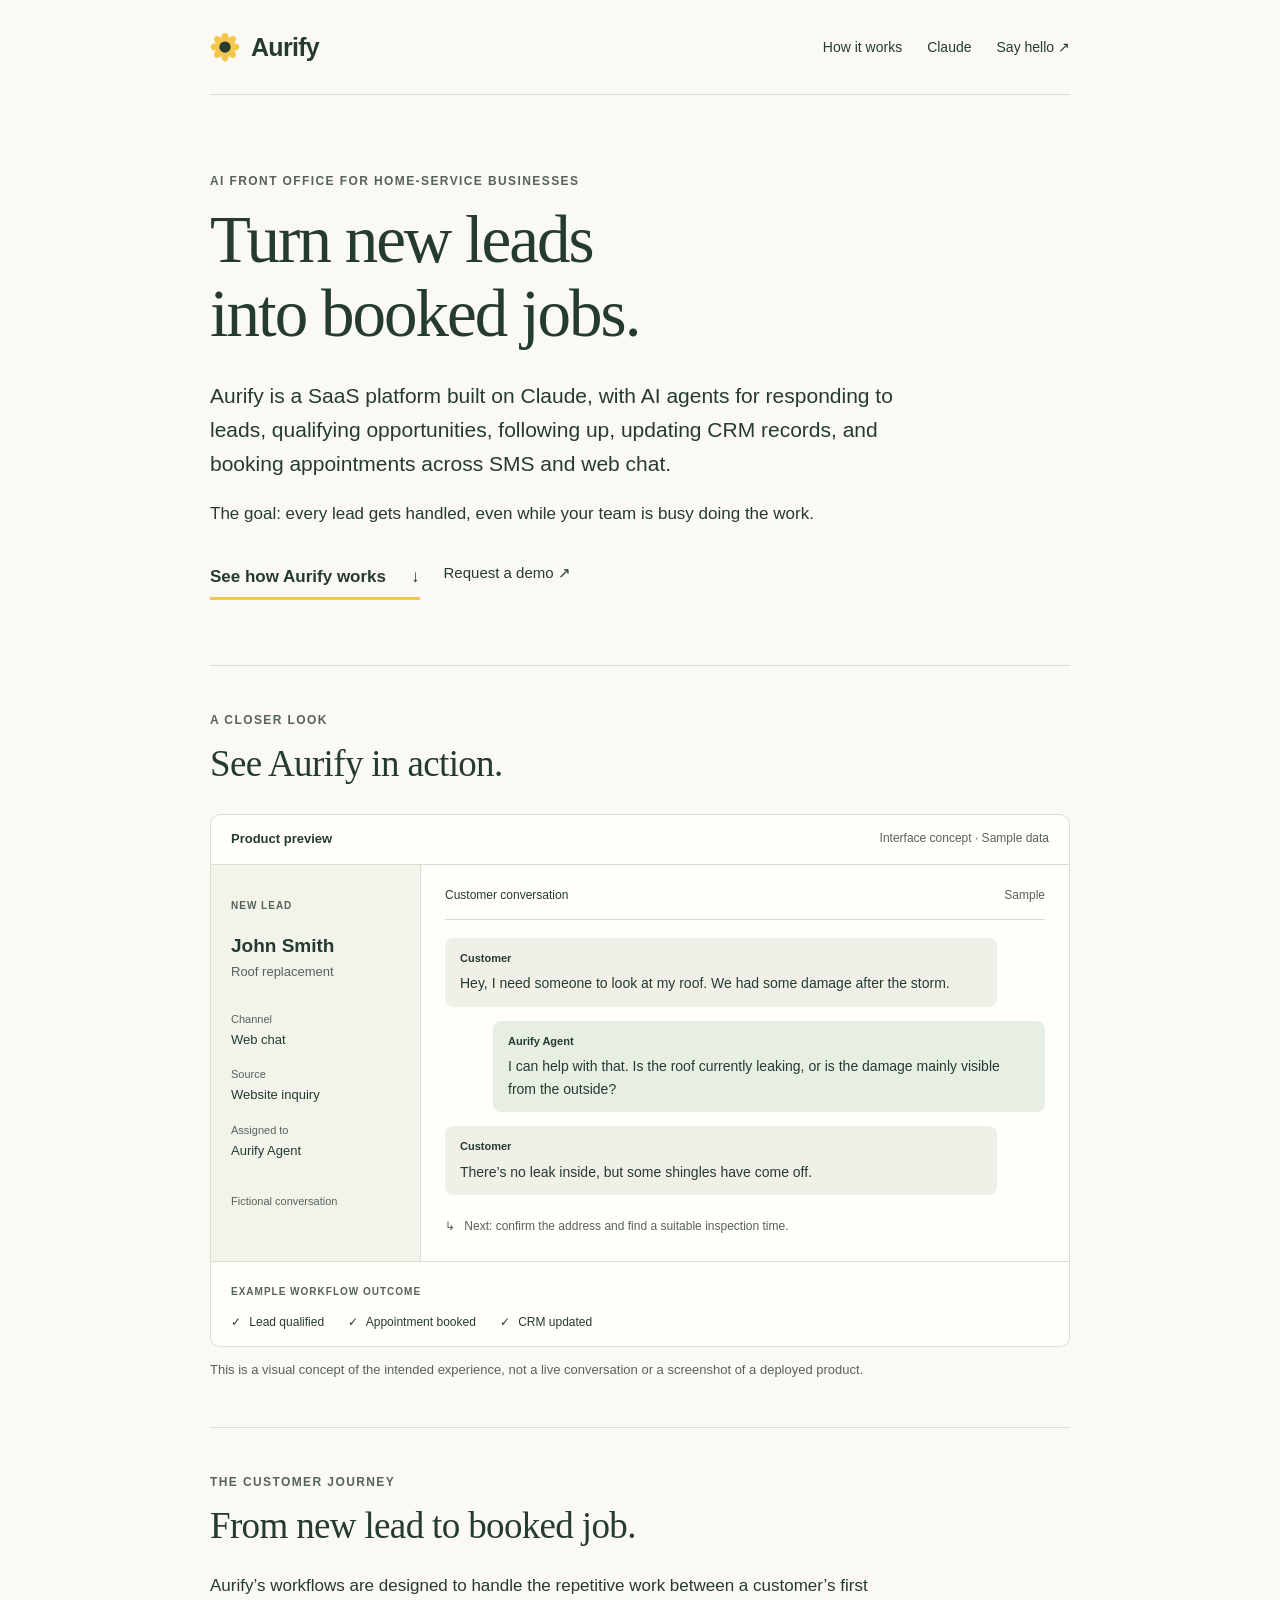
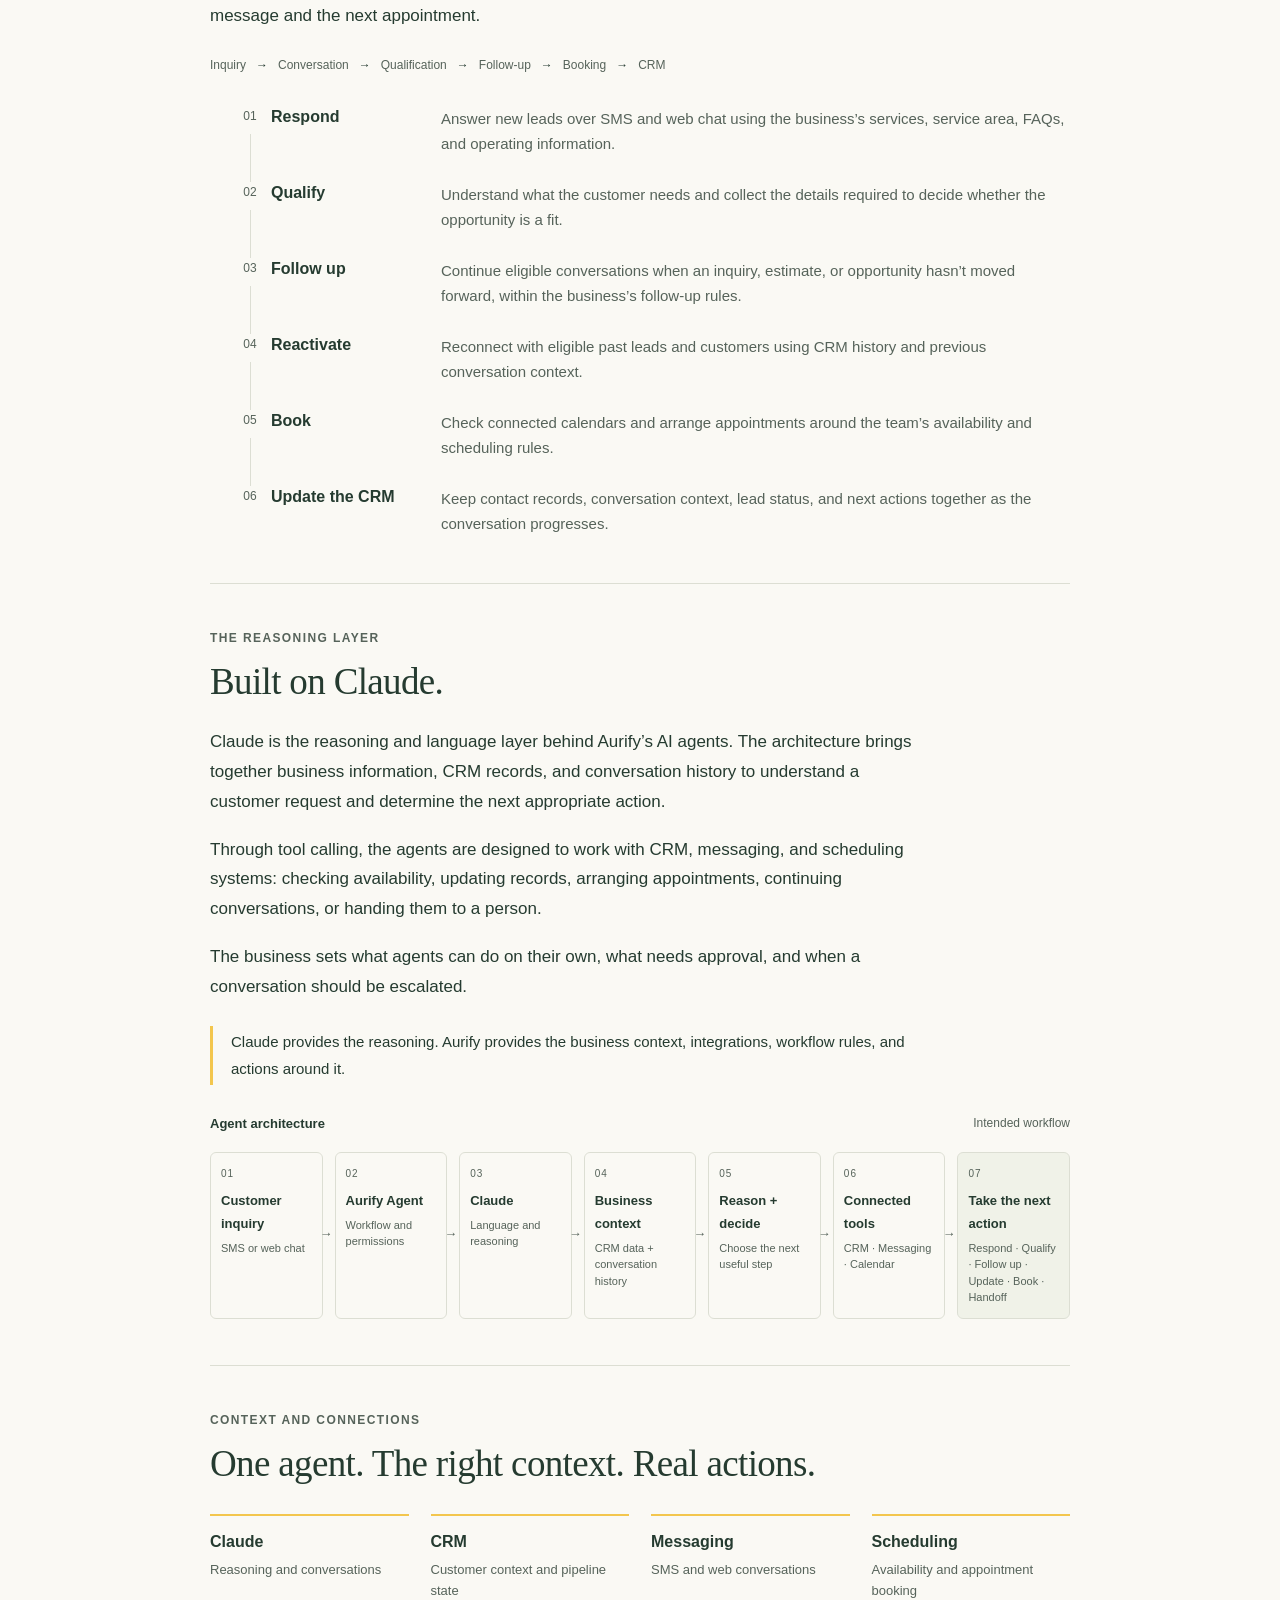
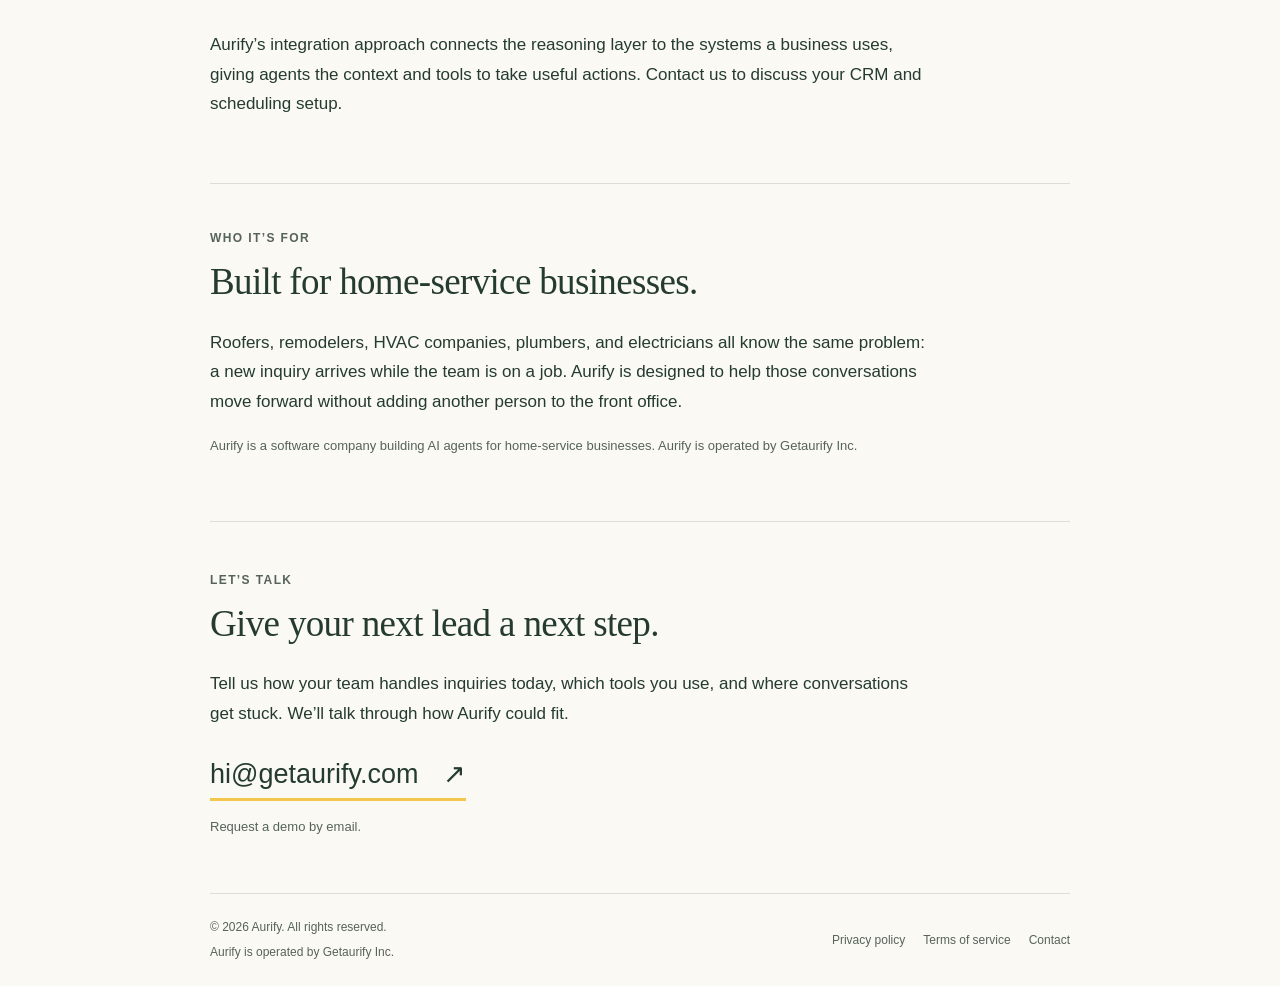
<file: index.html>
<!doctype html>
<html lang="en">
<head>
  <meta charset="utf-8">
  <meta name="viewport" content="width=device-width, initial-scale=1">
  <meta name="theme-color" content="#faf9f4">
  <title>Aurify — AI Front Office for Home-Service Businesses</title>
  <meta name="description" content="Aurify is an AI front office built on Claude for home-service businesses. AI agents for lead responses, qualification, follow-ups, CRM updates, and appointment booking.">
  <link rel="canonical" href="https://getaurify.com/">
  <meta property="og:type" content="website">
  <meta property="og:title" content="Aurify — AI Front Office for Home-Service Businesses">
  <meta property="og:description" content="Turn new leads into booked jobs. A SaaS platform built on Claude, customer context, and connected CRM, messaging, and scheduling tools.">
  <meta property="og:url" content="https://getaurify.com/">
  <meta property="og:site_name" content="Aurify">
  <meta property="og:image" content="https://getaurify.com/social-card.png">
  <meta property="og:image:width" content="1200">
  <meta property="og:image:height" content="630">
  <meta property="og:image:alt" content="Aurify — AI front office for home-service businesses. Turn new leads into booked jobs.">
  <meta name="twitter:card" content="summary_large_image">
  <meta name="twitter:title" content="Aurify — AI Front Office for Home-Service Businesses">
  <meta name="twitter:description" content="AI agents designed for lead responses, qualification, follow-ups, CRM updates, and booking.">
  <meta name="twitter:image" content="https://getaurify.com/social-card.png">
  <meta name="twitter:image:alt" content="Aurify — AI front office for home-service businesses.">
  <link rel="icon" href="./sunflower.svg" type="image/svg+xml">
  <link rel="stylesheet" href="./style.css">
  <script type="application/ld+json">
  {"@context":"https://schema.org","@graph":[{"@type":"Organization","@id":"https://getaurify.com/#organization","name":"Aurify","legalName":"Getaurify Inc.","url":"https://getaurify.com/","email":"hi@getaurify.com","logo":"https://getaurify.com/sunflower.svg","description":"A software company building AI agents for home-service businesses."},{"@type":"SoftwareApplication","@id":"https://getaurify.com/#software","name":"Aurify","applicationCategory":"BusinessApplication","operatingSystem":"Web","url":"https://getaurify.com/","description":"An AI front office built on Claude for home-service businesses, with lead qualification, follow-up, CRM, messaging, and scheduling workflows.","publisher":{"@id":"https://getaurify.com/#organization"}}]}
  </script>
</head>
<body>
<a class="skip-link" href="#main">Skip to content</a>
<div class="page">
  <header>
    <a class="brand" href="./" aria-label="Aurify home"><img src="./sunflower.svg" width="30" height="30" alt="">Aurify</a>
    <nav aria-label="Main navigation"><a href="#workflow">How it works</a><a href="#claude">Claude</a><a href="#contact">Say hello <span aria-hidden="true">↗</span></a></nav>
  </header>
  <main id="main">
    <section class="intro" aria-labelledby="intro-title">
      <p class="eyebrow">AI front office for home-service businesses</p>
      <h1 id="intro-title">Turn new leads<br>into booked jobs.</h1>
      <p class="lead">Aurify is a SaaS platform built on Claude, with AI agents for responding to leads, qualifying opportunities, following up, updating CRM records, and booking appointments across SMS and web chat.</p>
      <p>The goal: every lead gets handled, even while your team is busy doing the work.</p>
      <div class="hero-actions"><a class="contact-link" href="#preview">See how Aurify works <span aria-hidden="true">↓</span></a><a class="secondary-link" href="mailto:hi@getaurify.com?subject=Aurify%20demo%20request">Request a demo <span aria-hidden="true">↗</span></a></div>
    </section>

    <section class="section" id="preview" aria-labelledby="preview-title">
      <p class="eyebrow">A closer look</p><h2 id="preview-title">See Aurify in action.</h2>
      <figure class="product-preview">
        <figcaption><strong>Product preview</strong><span>Interface concept · Sample data</span></figcaption>
        <div class="preview-workspace">
          <aside class="lead-panel" aria-label="Sample lead details"><span class="micro">NEW LEAD</span><h3>John Smith</h3><p>Roof replacement</p><dl class="lead-details"><div><dt>Channel</dt><dd>Web chat</dd></div><div><dt>Source</dt><dd>Website inquiry</dd></div><div><dt>Assigned to</dt><dd>Aurify Agent</dd></div></dl><p class="sample-note">Fictional conversation</p></aside>
          <div class="conversation"><p class="conversation-title">Customer conversation <span>Sample</span></p><div class="message customer"><strong>Customer</strong><p>Hey, I need someone to look at my roof. We had some damage after the storm.</p></div><div class="message agent"><strong>Aurify Agent</strong><p>I can help with that. Is the roof currently leaking, or is the damage mainly visible from the outside?</p></div><div class="message customer"><strong>Customer</strong><p>There’s no leak inside, but some shingles have come off.</p></div><p class="next-step"><span aria-hidden="true">↳</span> Next: confirm the address and find a suitable inspection time.</p></div>
        </div>
        <div class="activity"><span class="micro">EXAMPLE WORKFLOW OUTCOME</span><ul><li><span aria-hidden="true">✓</span> Lead qualified</li><li><span aria-hidden="true">✓</span> Appointment booked</li><li><span aria-hidden="true">✓</span> CRM updated</li></ul></div>
      </figure>
      <p class="small preview-disclosure">This is a visual concept of the intended experience, not a live conversation or a screenshot of a deployed product.</p>
    </section>

    <section class="section" id="workflow" aria-labelledby="workflow-title">
      <p class="eyebrow">The customer journey</p><h2 id="workflow-title">From new lead to booked job.</h2>
      <p>Aurify’s workflows are designed to handle the repetitive work between a customer’s first message and the next appointment.</p>
      <p class="journey-line">Inquiry <span aria-hidden="true">→</span> Conversation <span aria-hidden="true">→</span> Qualification <span aria-hidden="true">→</span> Follow-up <span aria-hidden="true">→</span> Booking <span aria-hidden="true">→</span> CRM</p>
      <ol class="workflow-steps">
        <li><h3>Respond</h3><p>Answer new leads over SMS and web chat using the business’s services, service area, FAQs, and operating information.</p></li>
        <li><h3>Qualify</h3><p>Understand what the customer needs and collect the details required to decide whether the opportunity is a fit.</p></li>
        <li><h3>Follow up</h3><p>Continue eligible conversations when an inquiry, estimate, or opportunity hasn’t moved forward, within the business’s follow-up rules.</p></li>
        <li><h3>Reactivate</h3><p>Reconnect with eligible past leads and customers using CRM history and previous conversation context.</p></li>
        <li><h3>Book</h3><p>Check connected calendars and arrange appointments around the team’s availability and scheduling rules.</p></li>
        <li><h3>Update the CRM</h3><p>Keep contact records, conversation context, lead status, and next actions together as the conversation progresses.</p></li>
      </ol>
    </section>

    <section class="section" id="claude" aria-labelledby="claude-title">
      <p class="eyebrow">The reasoning layer</p><h2 id="claude-title">Built on Claude.</h2>
      <p>Claude is the reasoning and language layer behind Aurify’s AI agents. The architecture brings together business information, CRM records, and conversation history to understand a customer request and determine the next appropriate action.</p>
      <p>Through tool calling, the agents are designed to work with CRM, messaging, and scheduling systems: checking availability, updating records, arranging appointments, continuing conversations, or handing them to a person.</p>
      <p>The business sets what agents can do on their own, what needs approval, and when a conversation should be escalated.</p>
      <p class="architecture-statement">Claude provides the reasoning. Aurify provides the business context, integrations, workflow rules, and actions around it.</p>
      <figure class="architecture-figure" aria-labelledby="architecture-caption"><figcaption id="architecture-caption">Agent architecture <span>Intended workflow</span></figcaption><ol class="architecture-flow"><li><span>01</span><strong>Customer inquiry</strong><small>SMS or web chat</small></li><li><span>02</span><strong>Aurify Agent</strong><small>Workflow and permissions</small></li><li><span>03</span><strong>Claude</strong><small>Language and reasoning</small></li><li><span>04</span><strong>Business context</strong><small>CRM data + conversation history</small></li><li><span>05</span><strong>Reason + decide</strong><small>Choose the next useful step</small></li><li><span>06</span><strong>Connected tools</strong><small>CRM · Messaging · Calendar</small></li><li><span>07</span><strong>Take the next action</strong><small>Respond · Qualify · Follow up · Update · Book · Handoff</small></li></ol></figure>
    </section>

    <section class="section" id="connections" aria-labelledby="connections-title">
      <p class="eyebrow">Context and connections</p><h2 id="connections-title">One agent. The right context. Real actions.</h2>
      <div class="connections"><div><h3>Claude</h3><p>Reasoning and conversations</p></div><div><h3>CRM</h3><p>Customer context and pipeline state</p></div><div><h3>Messaging</h3><p>SMS and web conversations</p></div><div><h3>Scheduling</h3><p>Availability and appointment booking</p></div></div>
      <p>Aurify’s integration approach connects the reasoning layer to the systems a business uses, giving agents the context and tools to take useful actions. Contact us to discuss your CRM and scheduling setup.</p>
    </section>

    <section class="section" id="businesses" aria-labelledby="businesses-title">
      <p class="eyebrow">Who it’s for</p><h2 id="businesses-title">Built for home-service businesses.</h2>
      <p>Roofers, remodelers, HVAC companies, plumbers, and electricians all know the same problem: a new inquiry arrives while the team is on a job. Aurify is designed to help those conversations move forward without adding another person to the front office.</p>
      <p class="small">Aurify is a software company building AI agents for home-service businesses. Aurify is operated by Getaurify Inc.</p>
    </section>

    <section class="section contact" id="contact" aria-labelledby="contact-title">
      <p class="eyebrow">Let’s talk</p><h2 id="contact-title">Give your next lead a next step.</h2>
      <p>Tell us how your team handles inquiries today, which tools you use, and where conversations get stuck. We’ll talk through how Aurify could fit.</p>
      <a class="email" href="mailto:hi@getaurify.com?subject=Aurify%20demo%20request">hi@getaurify.com <span aria-hidden="true">↗</span></a><p class="small">Request a demo by email.</p>
    </section>
  </main>
  <footer><div class="company"><p>© 2026 Aurify. All rights reserved.</p><p>Aurify is operated by Getaurify Inc.</p></div><nav aria-label="Footer"><a href="./privacy.html">Privacy policy</a><a href="./terms.html">Terms of service</a><a href="#contact">Contact</a></nav></footer>
</div>
</body>
</html>
</file>
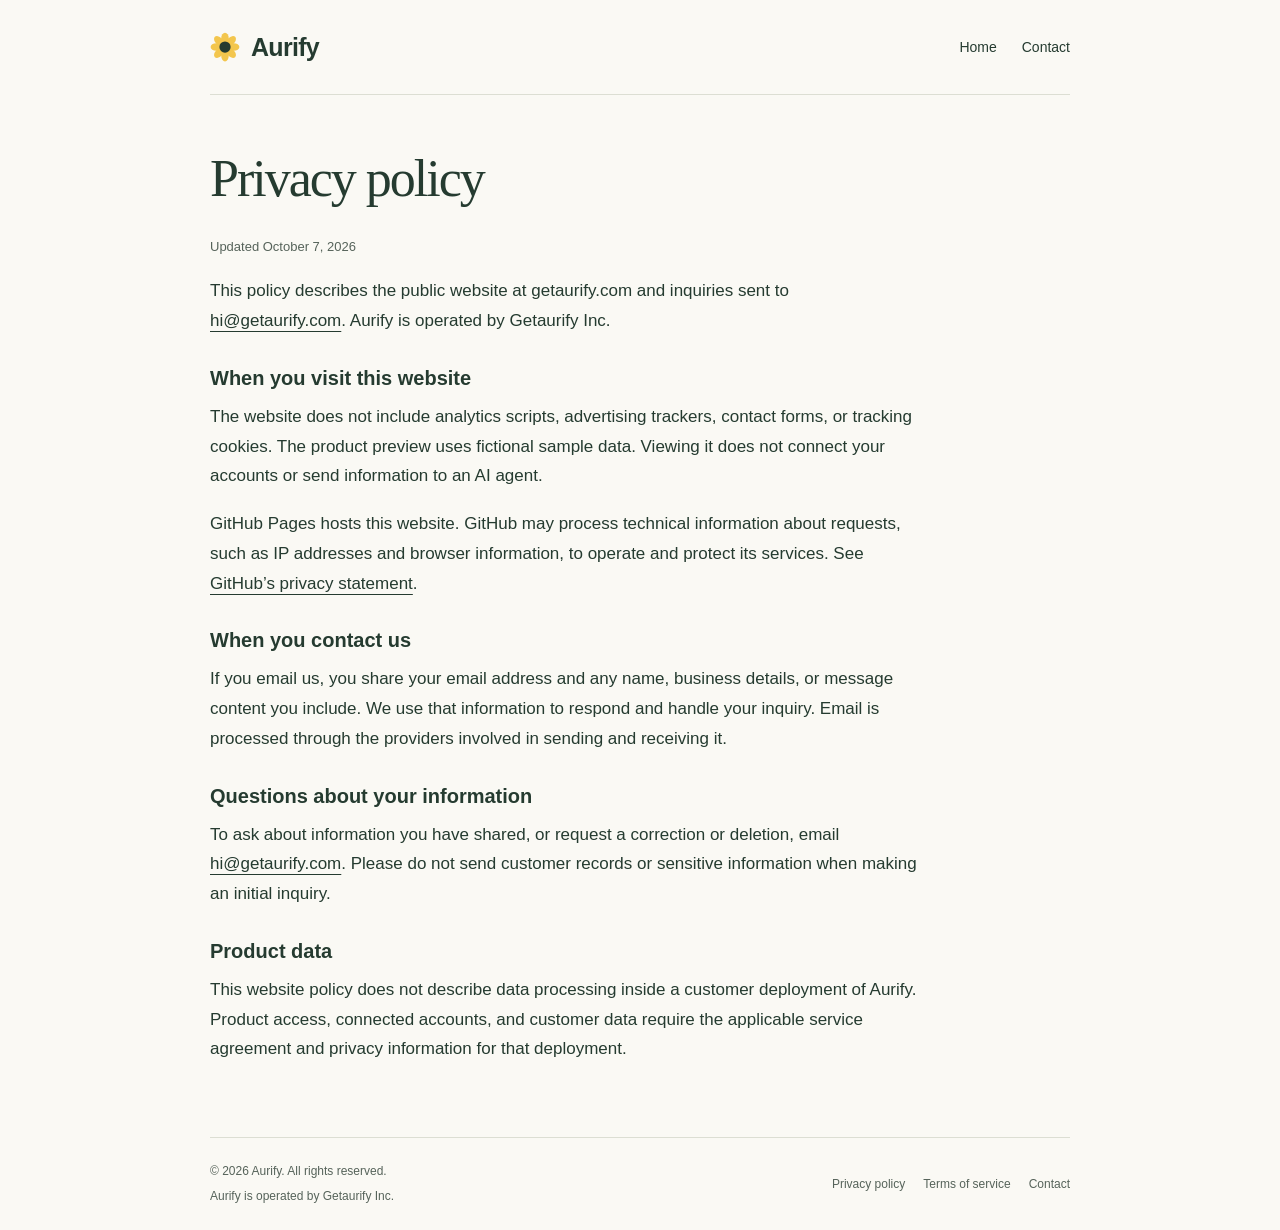
<file: privacy.html>
<!doctype html><html lang="en"><head><meta charset="utf-8"><meta name="viewport" content="width=device-width,initial-scale=1"><meta name="theme-color" content="#faf9f4"><title>Privacy policy — Aurify</title><meta name="description" content="How Getaurify Inc. handles this website and email inquiries."><link rel="canonical" href="https://getaurify.com/privacy.html"><link rel="stylesheet" href="./style.css"><link rel="icon" href="./sunflower.svg" type="image/svg+xml"></head><body><a class="skip-link" href="#main">Skip to content</a><div class="page"><header><a class="brand" href="./" aria-label="Aurify home"><img src="./sunflower.svg" width="30" height="30" alt="">Aurify</a><nav aria-label="Main navigation"><a href="./">Home</a><a href="mailto:hi@getaurify.com">Contact</a></nav></header><main id="main" class="legal-page"><h1>Privacy policy</h1><p class="small">Updated October 7, 2026</p><p>This policy describes the public website at getaurify.com and inquiries sent to <a href="mailto:hi@getaurify.com">hi@getaurify.com</a>. Aurify is operated by Getaurify Inc.</p><h2>When you visit this website</h2><p>The website does not include analytics scripts, advertising trackers, contact forms, or tracking cookies. The product preview uses fictional sample data. Viewing it does not connect your accounts or send information to an AI agent.</p><p>GitHub Pages hosts this website. GitHub may process technical information about requests, such as IP addresses and browser information, to operate and protect its services. See <a href="https://docs.github.com/en/site-policy/privacy-policies/github-general-privacy-statement">GitHub’s privacy statement</a>.</p><h2>When you contact us</h2><p>If you email us, you share your email address and any name, business details, or message content you include. We use that information to respond and handle your inquiry. Email is processed through the providers involved in sending and receiving it.</p><h2>Questions about your information</h2><p>To ask about information you have shared, or request a correction or deletion, email <a href="mailto:hi@getaurify.com">hi@getaurify.com</a>. Please do not send customer records or sensitive information when making an initial inquiry.</p><h2>Product data</h2><p>This website policy does not describe data processing inside a customer deployment of Aurify. Product access, connected accounts, and customer data require the applicable service agreement and privacy information for that deployment.</p></main><footer><div class="company"><p>© 2026 Aurify. All rights reserved.</p><p>Aurify is operated by Getaurify Inc.</p></div><nav aria-label="Footer"><a href="./privacy.html">Privacy policy</a><a href="./terms.html">Terms of service</a><a href="mailto:hi@getaurify.com">Contact</a></nav></footer></div></body></html>
</file>
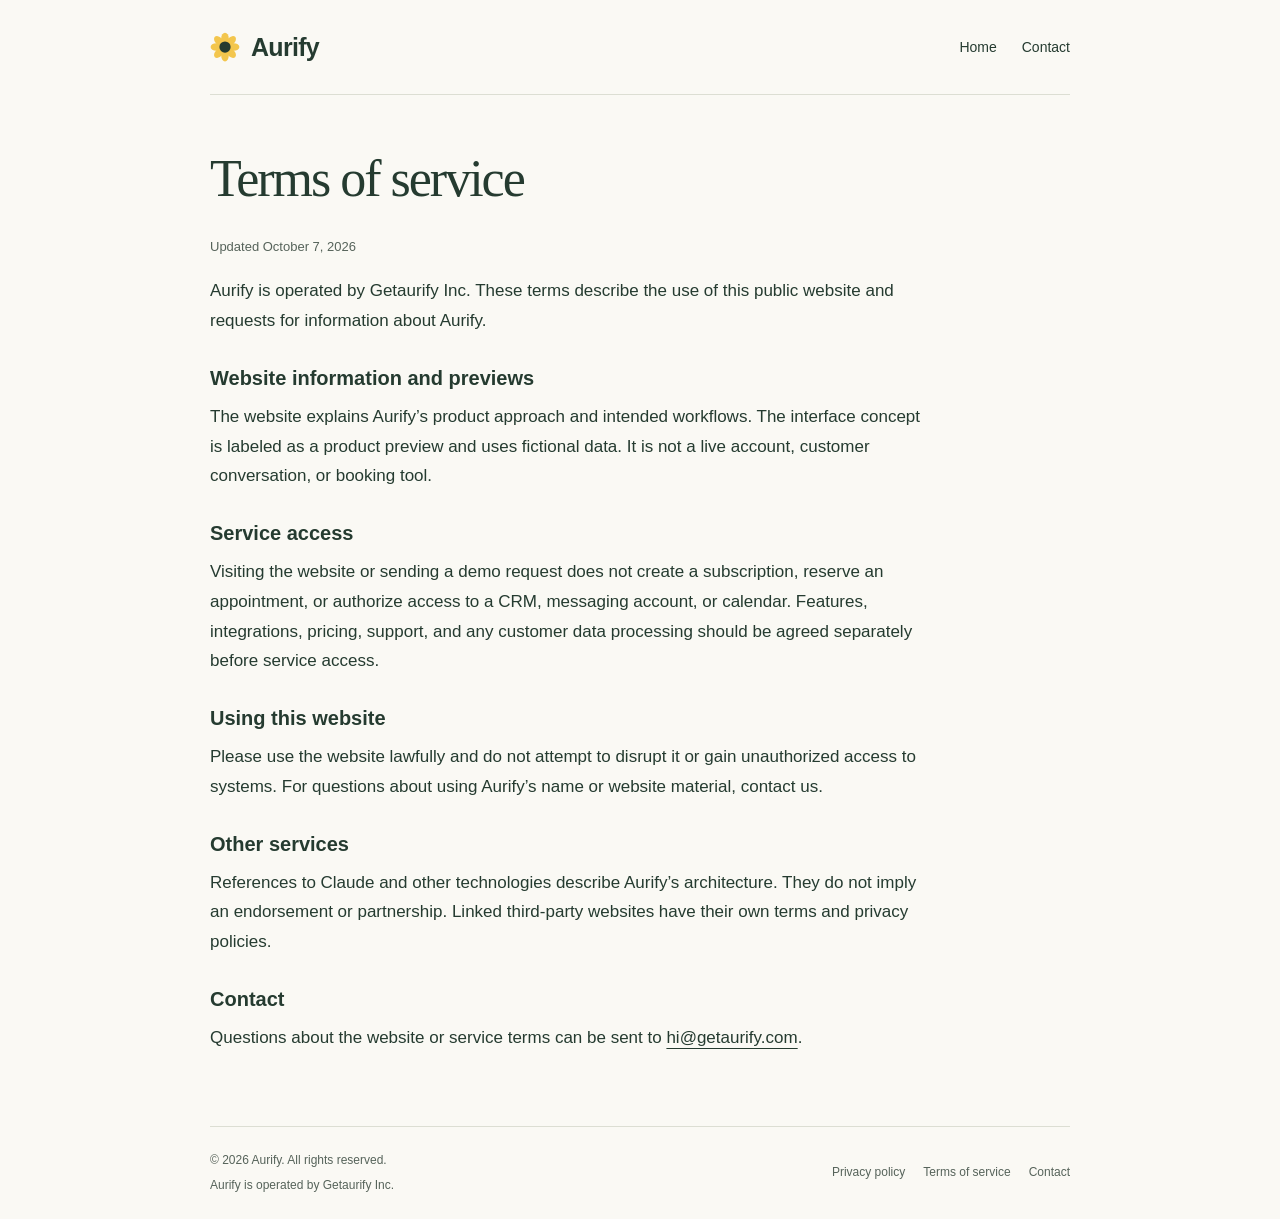
<file: terms.html>
<!doctype html><html lang="en"><head><meta charset="utf-8"><meta name="viewport" content="width=device-width,initial-scale=1"><meta name="theme-color" content="#faf9f4"><title>Terms of service — Aurify</title><meta name="description" content="Information about the Aurify website, product previews, and service inquiries."><link rel="canonical" href="https://getaurify.com/terms.html"><link rel="stylesheet" href="./style.css"><link rel="icon" href="./sunflower.svg" type="image/svg+xml"></head><body><a class="skip-link" href="#main">Skip to content</a><div class="page"><header><a class="brand" href="./" aria-label="Aurify home"><img src="./sunflower.svg" width="30" height="30" alt="">Aurify</a><nav aria-label="Main navigation"><a href="./">Home</a><a href="mailto:hi@getaurify.com">Contact</a></nav></header><main id="main" class="legal-page"><h1>Terms of service</h1><p class="small">Updated October 7, 2026</p><p>Aurify is operated by Getaurify Inc. These terms describe the use of this public website and requests for information about Aurify.</p><h2>Website information and previews</h2><p>The website explains Aurify’s product approach and intended workflows. The interface concept is labeled as a product preview and uses fictional data. It is not a live account, customer conversation, or booking tool.</p><h2>Service access</h2><p>Visiting the website or sending a demo request does not create a subscription, reserve an appointment, or authorize access to a CRM, messaging account, or calendar. Features, integrations, pricing, support, and any customer data processing should be agreed separately before service access.</p><h2>Using this website</h2><p>Please use the website lawfully and do not attempt to disrupt it or gain unauthorized access to systems. For questions about using Aurify’s name or website material, contact us.</p><h2>Other services</h2><p>References to Claude and other technologies describe Aurify’s architecture. They do not imply an endorsement or partnership. Linked third-party websites have their own terms and privacy policies.</p><h2>Contact</h2><p>Questions about the website or service terms can be sent to <a href="mailto:hi@getaurify.com">hi@getaurify.com</a>.</p></main><footer><div class="company"><p>© 2026 Aurify. All rights reserved.</p><p>Aurify is operated by Getaurify Inc.</p></div><nav aria-label="Footer"><a href="./privacy.html">Privacy policy</a><a href="./terms.html">Terms of service</a><a href="mailto:hi@getaurify.com">Contact</a></nav></footer></div></body></html>
</file>
<file: style.css>
:root { color-scheme: light; --paper: #faf9f4; --ink: #253b30; --muted: #56635a; --line: #dcded3; --yellow: #f3c64d; }
* { box-sizing: border-box; }
html { scroll-padding-top: 28px; scroll-behavior: smooth; }
body { margin: 0; background: var(--paper); color: var(--ink); font-family: -apple-system, BlinkMacSystemFont, "Segoe UI", Arial, sans-serif; font-size: 17px; line-height: 1.75; -webkit-font-smoothing: antialiased; }
.page { width: min(860px, calc(100% - 64px)); margin: 0 auto; }
a { color: inherit; text-underline-offset: 5px; text-decoration-thickness: 1px; }
a:hover { text-decoration: underline; }
a:focus-visible, summary:focus-visible { outline: 2px solid var(--ink); outline-offset: 5px; border-radius: 2px; }
header { display: flex; align-items: center; justify-content: space-between; gap: 24px; padding: 32px 0; border-bottom: 1px solid var(--line); }
.brand { display: inline-flex; align-items: center; gap: 11px; font-weight: 650; font-size: 25px; line-height: 1; letter-spacing: -.7px; text-decoration: none; }
.brand img { display: block; transition: transform 180ms ease; }
.brand:hover img { transform: rotate(-10deg); }
nav { display: flex; flex-wrap: wrap; gap: 25px; font-size: 14px; }
nav a { text-decoration: none; }
p { margin: 0 0 18px; }
.intro { padding: 76px 0 65px; max-width: 710px; animation: arrive 420ms ease-out both; }
@keyframes arrive { from { opacity: .55; transform: translateY(6px); } to { opacity: 1; transform: translateY(0); } }
h1, h2 { font-family: Georgia, "Times New Roman", serif; font-weight: 400; text-wrap: balance; }
h1 { font-size: clamp(43px, 6.8vw, 67px); line-height: 1.1; letter-spacing: -2px; margin: 0 0 29px; }
.lead { font-size: 21px; line-height: 1.6; margin-bottom: 19px; }
.contact-link { display: inline-flex; align-items: center; gap: 25px; margin-top: 8px; padding: 7px 0 5px; font-weight: 600; text-decoration: none; border-bottom: 3px solid var(--yellow); }
.section { padding: 44px 0 46px; border-top: 1px solid var(--line); }
.section > p { max-width: 715px; }
.eyebrow { font-size: 12px; font-weight: 600; letter-spacing: 1.4px; text-transform: uppercase; color: var(--muted); margin-bottom: 11px; }
h2 { margin: 0 0 23px; font-size: clamp(29px, 4.2vw, 37px); line-height: 1.2; letter-spacing: -.65px; }
dl { margin: 30px 0 0; }
.services > div { display: grid; grid-template-columns: 245px minmax(0, 1fr); gap: 25px; padding: 23px 0; border-top: 1px solid var(--line); }
.supporting-services { margin: 24px 0 0; }
dt { font-weight: 600; font-size: 16px; }
.number { font-weight: 400; color: var(--muted); font-size: 12px; margin-right: 16px; }
dd { margin: 0; color: var(--muted); font-size: 15px; line-height: 1.7; }
.small { color: var(--muted); font-size: 13px; line-height: 1.7; }
.contact { padding: 48px 0 55px; }
.email { display: inline-flex; gap: 24px; align-items: center; font-size: clamp(21px, 4vw, 27px); text-decoration: none; border-bottom: 3px solid var(--yellow); overflow-wrap: anywhere; margin: 4px 0 15px; }
.contact .small { margin-bottom: 0; }
footer { display: flex; align-items: center; gap: 20px; padding: 23px 0; border-top: 1px solid var(--line); color: var(--muted); font-size: 12px; }
footer p { margin: 0; }
footer p:first-child { margin-right: auto; }
.privacy { color: var(--muted); font-size: 12px; margin-bottom: 30px; max-width: 710px; }
.privacy summary { cursor: pointer; }
.privacy p { margin-top: 12px; }
.skip-link { position: absolute; left: 16px; top: -100px; background: var(--ink); color: var(--paper); padding: 8px 14px; z-index: 2; }
.skip-link:focus { top: 12px; }
::selection { background: #f3c64d70; }
@media (max-width: 650px) {
  .page { width: calc(100% - 40px); }
  header { padding: 25px 0; gap: 16px; }
  .brand { font-size: 23px; gap: 8px; }
  .brand img { width: 26px; height: 26px; }
  nav { gap: 15px; font-size: 12px; }
  .intro { padding: 52px 0 48px; }
  .lead { font-size: 19px; }
  h1 { letter-spacing: -1.5px; }
  body { font-size: 16px; }
  .section { padding: 35px 0; }
  .services > div { grid-template-columns: 1fr; gap: 8px; padding: 20px 0; }
  .services dd { padding-left: 32px; }
  .contact { padding-bottom: 42px; }
  footer { gap: 16px; flex-wrap: wrap; }
}
@media (max-width: 370px) { header { align-items: flex-start; flex-direction: column; } nav { gap: 22px; } }
@media (prefers-reduced-motion: reduce) { html { scroll-behavior: auto; } .intro { animation: none; } .brand img { transition: none; } .brand:hover img { transform: none; } }
@media print { body { background: white; font-size: 11pt; } .page { width: 100%; } header, .intro, .section { padding: 15px 0; } nav, .skip-link, .privacy { display: none; } h1 { font-size: 30pt; } h2 { font-size: 20pt; } .services > div { break-inside: avoid; } }

/* Product story: retain the existing paper, ink, type, spacing, and quiet motion. */
.hero-actions { display:flex; flex-wrap:wrap; align-items:center; gap:24px; }
.secondary-link { font-size:15px; padding:10px 0; text-decoration:none; }
figure { margin:28px 0 0; }
h3 { font-size:16px; line-height:1.4; margin:0 0 7px; font-weight:600; }
.product-preview { border:1px solid var(--line); border-radius:10px; overflow:hidden; background:#fffefa; }
.product-preview > figcaption { display:flex; justify-content:space-between; gap:12px; padding:13px 20px; border-bottom:1px solid var(--line); font-size:13px; }
.product-preview > figcaption span { color:var(--muted); font-size:12px; }
.preview-workspace { display:grid; grid-template-columns:210px minmax(0,1fr); }
.lead-panel { padding:24px 20px; border-right:1px solid var(--line); background:#f2f3eb; }
.micro { font-size:10px; font-weight:600; letter-spacing:1px; color:var(--muted); }
.lead-panel h3 { font-size:19px; margin:14px 0 2px; }
.lead-panel > p { font-size:13px; color:var(--muted); }
.lead-details { margin:26px 0; }
.lead-details div { margin:14px 0; }
.lead-details dt { font-size:11px; font-weight:400; color:var(--muted); }
.lead-details dd { color:var(--ink); font-size:13px; }
.sample-note { margin-top:30px; font-size:11px!important; }
.conversation { padding:20px 24px 24px; min-width:0; }
.conversation-title { display:flex; justify-content:space-between; gap:10px; font-size:12px; padding-bottom:13px; border-bottom:1px solid var(--line); }
.conversation-title span { color:var(--muted); }
.message { padding:12px 15px; margin:14px 0; border-radius:8px; max-width:92%; font-size:14px; line-height:1.6; }
.message strong { display:block; font-size:11px; margin-bottom:5px; }
.message p { margin:0; }
.customer { background:#f0f0e9; }
.agent { background:#e7eee3; margin-left:auto; }
.next-step { font-size:12px; color:var(--muted); margin:21px 0 0; }
.next-step span { margin-right:6px; }
.activity { padding:13px 20px; border-top:1px solid var(--line); }
.activity ul { display:flex; flex-wrap:wrap; gap:12px 24px; list-style:none; padding:0; margin:7px 0 0; font-size:12px; }
.activity li span { margin-right:5px; }
.preview-disclosure { margin:12px 0 0; }
.journey-line { display:flex; flex-wrap:wrap; gap:7px 10px; font-size:12px; color:var(--muted); margin-top:24px; }
.journey-line span { color:var(--ink); }
.workflow-steps { list-style:none; counter-reset:step; padding:0 0 0 40px; margin:30px 0 0; }
.workflow-steps li { position:relative; display:grid; grid-template-columns:150px 1fr; gap:20px; padding:0 0 25px 20px; border-left:1px solid var(--line); counter-increment:step; }
.workflow-steps li::before { content:counter(step, decimal-leading-zero); position:absolute; left:-17px; top:0; width:32px; height:28px; text-align:center; font-size:12px; background:var(--paper); color:var(--muted); }
.workflow-steps li:last-child { padding-bottom:0; border-color:transparent; }
.workflow-steps p { color:var(--muted); font-size:15px; line-height:1.7; margin:0; }
.architecture-statement { border-left:3px solid var(--yellow); padding:3px 0 3px 18px; font-size:15px; margin:25px 0; }
.architecture-figure > figcaption { display:flex; justify-content:space-between; gap:12px; font-size:13px; font-weight:600; margin-bottom:16px; }
.architecture-figure figcaption span { font-weight:400; color:var(--muted); font-size:12px; }
.architecture-flow { list-style:none; margin:0; padding:0; display:grid; grid-template-columns:repeat(7,minmax(0,1fr)); gap:12px; }
.architecture-flow li { position:relative; border:1px solid var(--line); border-radius:6px; padding:12px 10px; display:flex; flex-direction:column; min-width:0; }
.architecture-flow li > span { color:var(--muted); font-size:10px; letter-spacing:1px; margin-bottom:8px; }
.architecture-flow strong { font-size:13px; font-weight:600; }
.architecture-flow small { font-size:11px; color:var(--muted); line-height:1.5; margin-top:4px; }
.architecture-flow li::after { content:'→'; position:absolute; right:-11px; top:43%; color:var(--muted); font-size:13px; }
.architecture-flow li:last-child { background:#f0f2e8; }
.architecture-flow li:last-child::after { content:none; }
.connections { display:grid; grid-template-columns:repeat(4,minmax(0,1fr)); gap:22px; margin:28px 0; }
.connections > div { padding-top:15px; border-top:2px solid var(--yellow); }
.connections p { font-size:13px; color:var(--muted); line-height:1.6; margin:0; }
footer .company { margin-right:auto; }
footer .company p + p { margin-top:4px; }
footer nav { font-size:12px; gap:18px; }
.legal-page { padding:55px 0; max-width:710px; }
.legal-page h1 { font-size:clamp(36px,6vw,52px); }
.legal-page h2 { font-family:inherit; font-size:20px; font-weight:600; letter-spacing:0; margin:30px 0 12px; }
@media(max-width:650px) {
  .preview-workspace { grid-template-columns:1fr; }
  .lead-panel { border-right:0; border-bottom:1px solid var(--line); padding:18px 20px; }
  .lead-panel h3 { margin-top:7px; }
  .lead-details { display:flex; flex-wrap:wrap; gap:10px 22px; margin:12px 0 0; }
  .lead-details div { margin:0; }
  .sample-note { margin:10px 0 0; }
  .conversation { padding:18px; }
  .product-preview > figcaption { flex-direction:column; gap:2px; }
  .workflow-steps { padding-left:17px; }
  .workflow-steps li { grid-template-columns:1fr; gap:3px; padding-left:25px; }
  .architecture-flow { grid-template-columns:1fr; gap:20px; }
  .architecture-flow li::after, .architecture-flow li:nth-child(3n)::after { content:'↓'; top:auto; bottom:-22px; right:50%; }
  .architecture-flow li:last-child::after { content:none; }
  .connections { grid-template-columns:repeat(2,minmax(0,1fr)); gap:20px; }
  footer { align-items:flex-start; }
  footer .company { flex-basis:100%; }
  .hero-actions { gap:16px; }
  .contact-link { gap:12px; font-size:15px; }
}
@media (min-width:651px) and (max-width:850px) {
  .architecture-flow { grid-template-columns:1fr; gap:20px; }
  .architecture-flow li::after { content:'↓'; top:auto; bottom:-22px; right:50%; }
  .architecture-flow li:last-child::after { content:none; }
}
</file>
